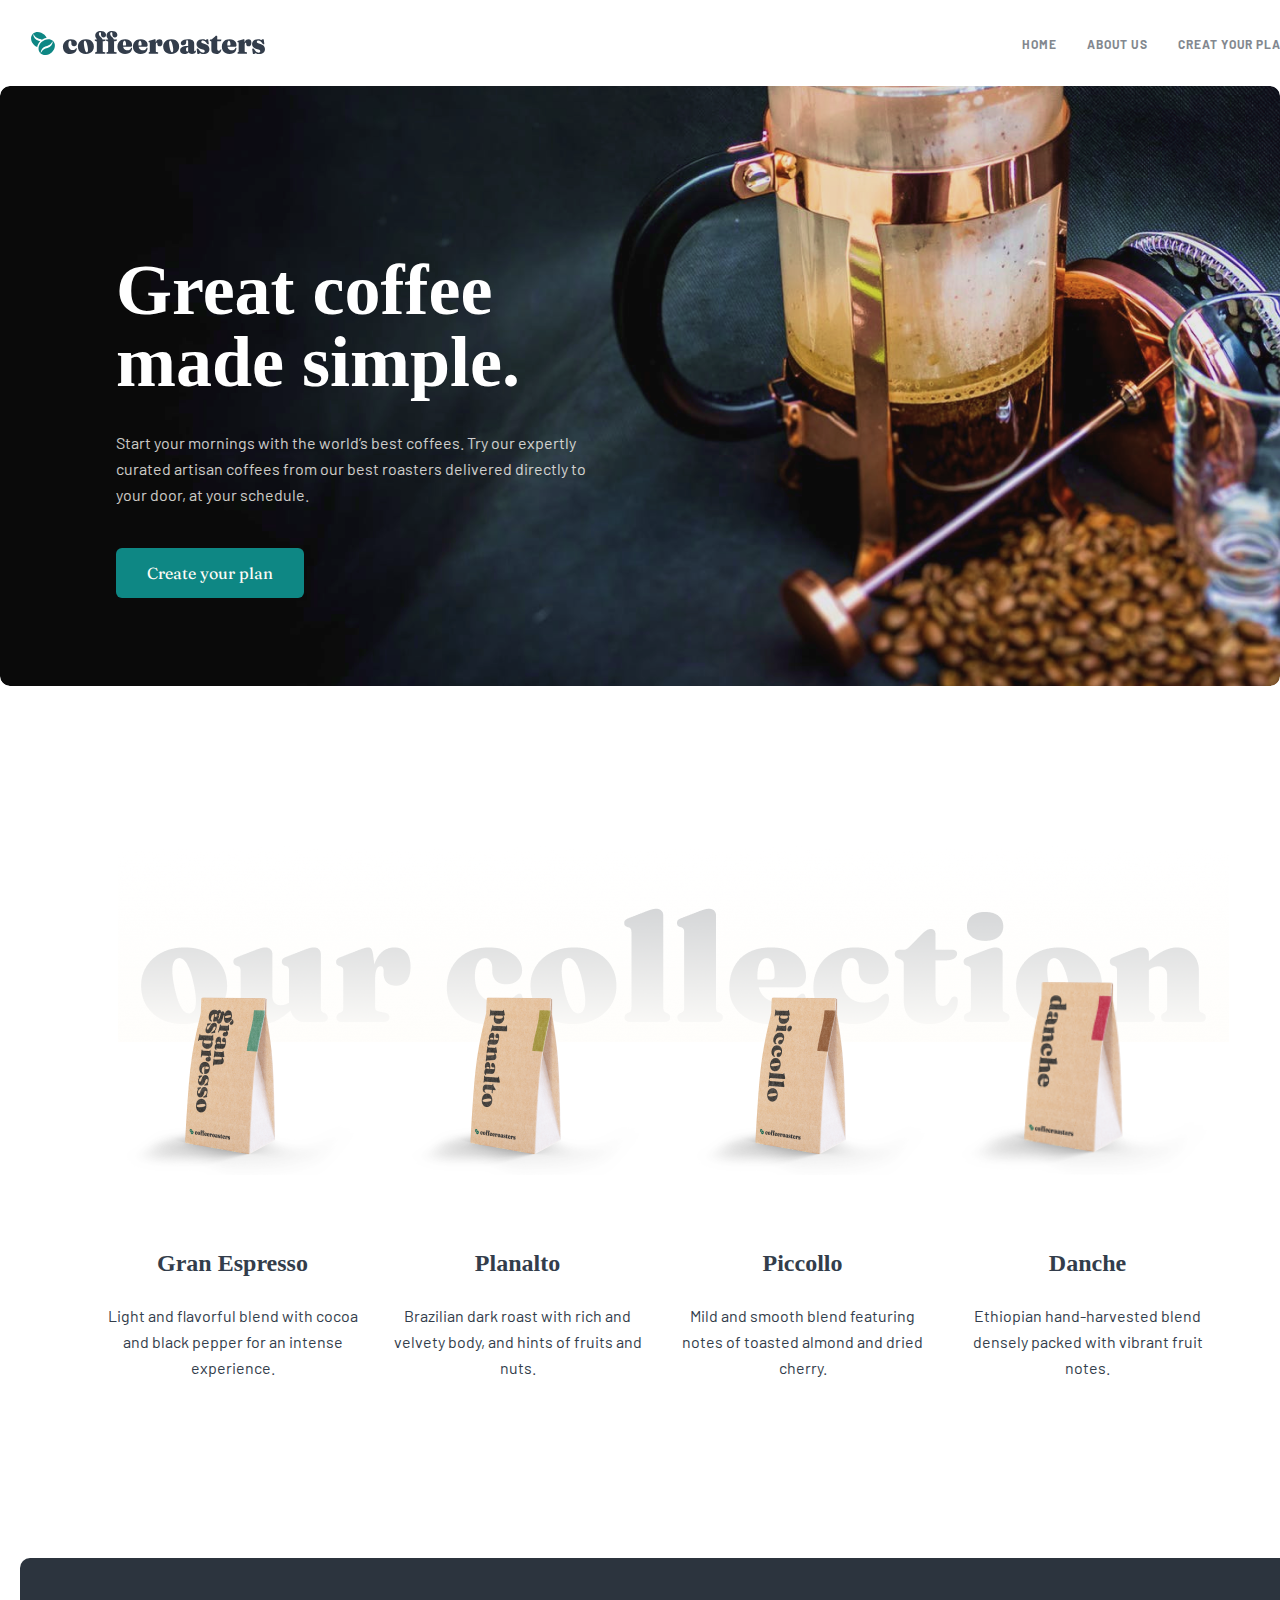
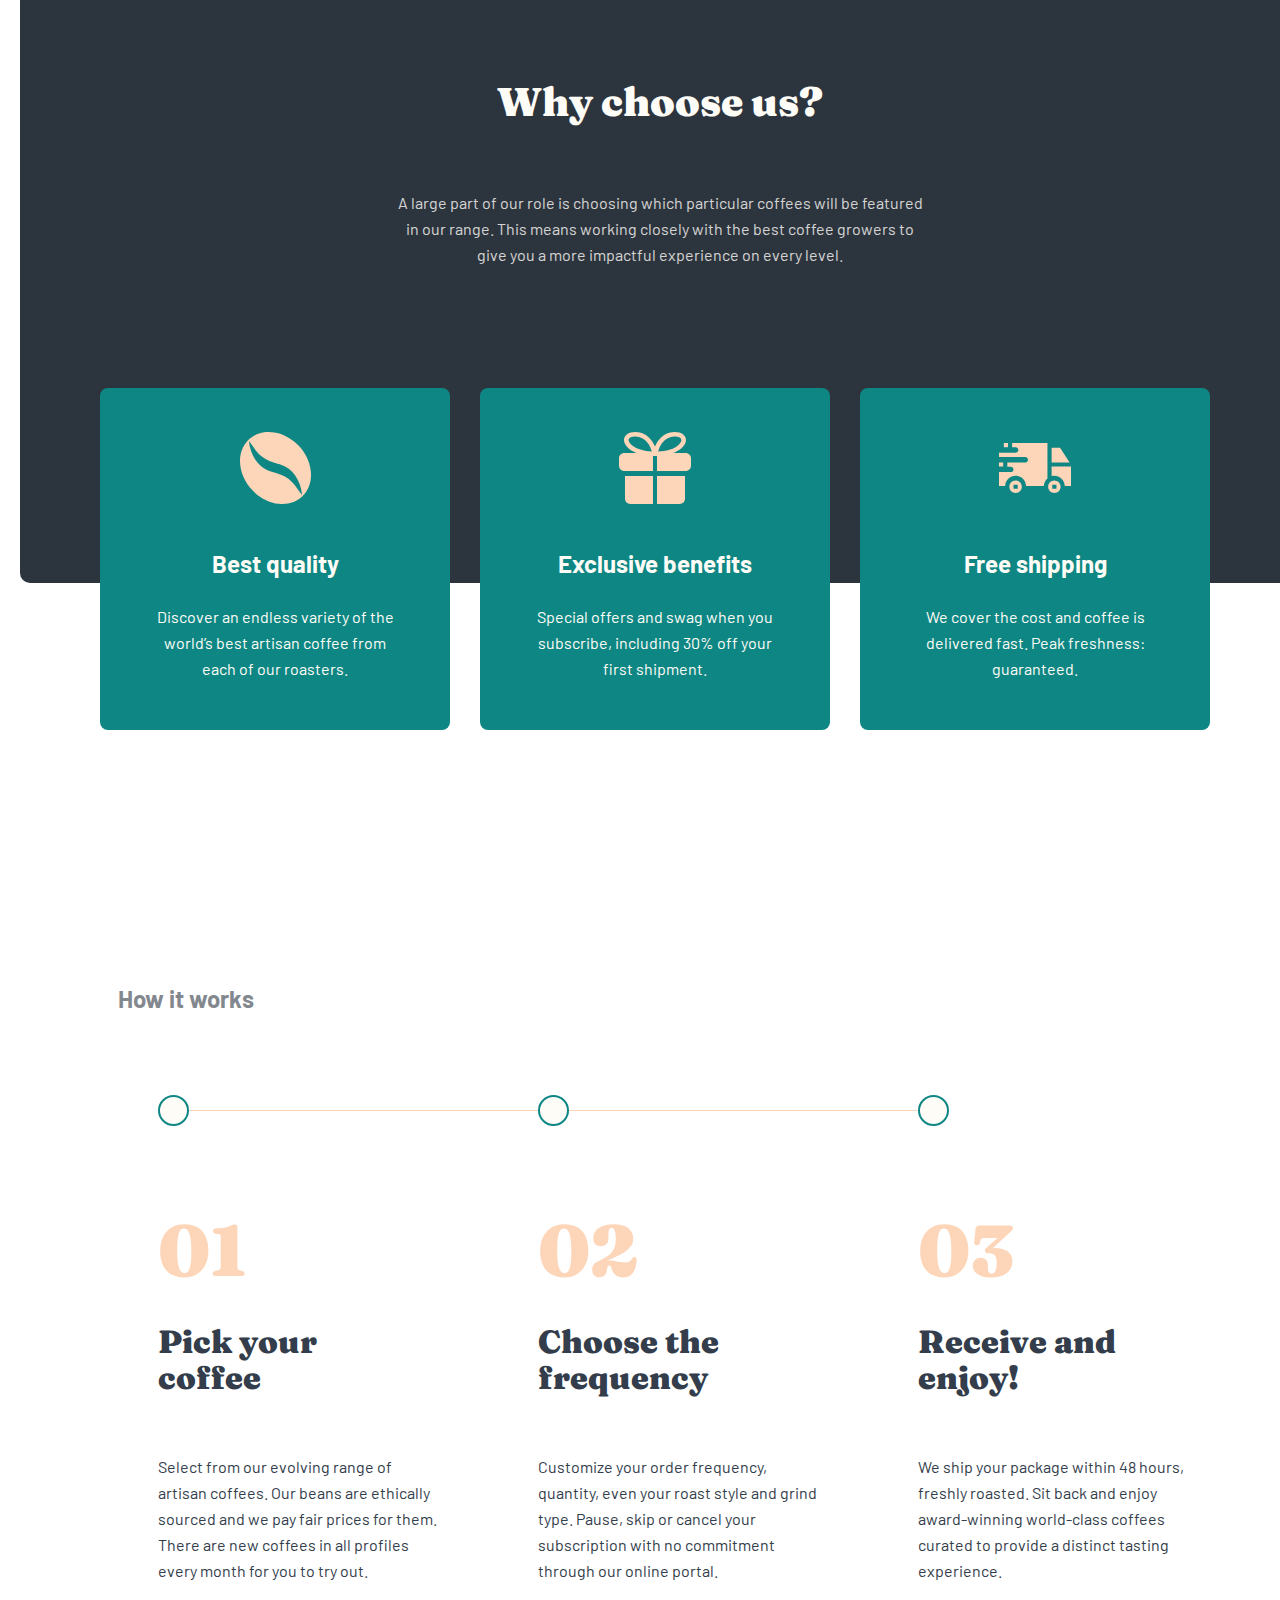
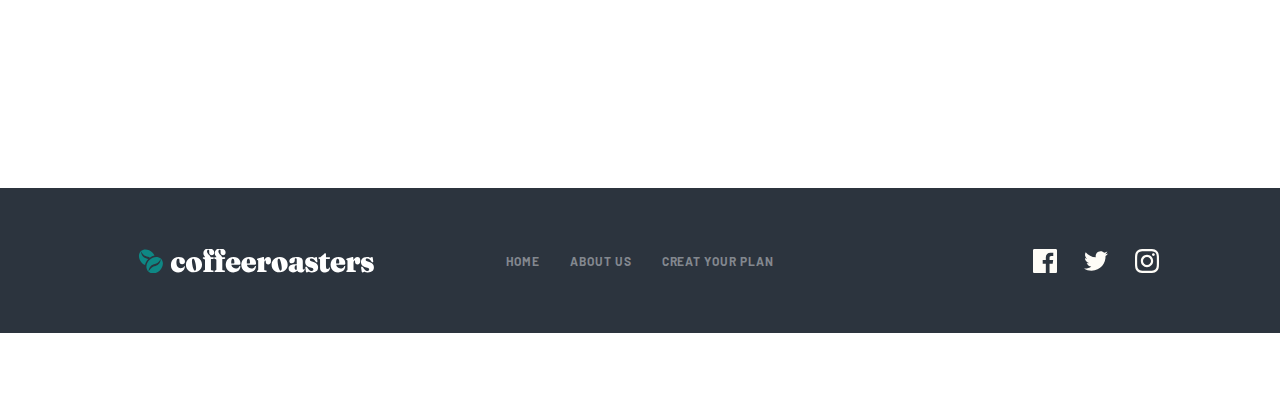
<file: index.html>
<!DOCTYPE html>
<html lang="en">
  <head>
    <meta charset="UTF-8" />
    <meta http-equiv="X-UA-Compatible" content="IE=edge" />
    <meta name="viewport" content="width=device-width, initial-scale=1.0" />
    <link rel="stylesheet" href="./css/main.min.css" />
    <title>Home</title>
  </head>
  <body>
    <header class="header">
      <div class="container">
        <a href="index.html">
          <img
            src="./img/coffe logo.svg"
            alt="logo of the coffeeroasters"
            width="236"
            height="26"
          />
        </a>
        <nav class="nav">
          <ul class="nav-list">
            <li class="nav-item">
              <a class="nav-link" href="index.html">Home</a>
            </li>
            <li class="nav-item">
              <a class="nav-link" href="about.html">About Us</a>
            </li>
            <li class="nav-item">
              <a class="nav-link" href="create.html">Creat your plan</a>
            </li>
          </ul>
        </nav>
      </div>
    </header>
    <!-- Hero -->
    <section class="hero">
      <div class="container">
        <h1 class="hero-title">Great coffee made simple.</h1>
        <p class="hero-text">
          Start your mornings with the world’s best coffees. Try our expertly
          curated artisan coffees from our best roasters delivered directly to
          your door, at your schedule.
        </p>
        <a class="hero-link btn" href="#">Create your plan</a>
      </div>
    </section>
    <!-- types -->
    <section class="types">
      <div class="second-container">
        <img
          class="types__img"
          src="./img/our img.png"
          alt="our back img"
          width="1111px"
        />
        <ul class="types__list">
          <li class="types__item">
            <img
              src="./img/coffee-1.png"
              alt="types section's logo"
              width="255"
              height="193px"
            />
            <h2 class="types-heading">Gran Espresso</h2>
            <p class="types_text">
              Light and flavorful blend with cocoa and black pepper for an
              intense experience.
            </p>
          </li>
          <li class="types__item">
            <img
              src="./img/coffee-2.png"
              alt="types section's logo"
              width="255"
              height="193px"
            />
            <h2 class="types-heading">Planalto</h2>
            <p class="types_text">
              Brazilian dark roast with rich and velvety body, and hints of
              fruits and nuts.
            </p>
          </li>
          <li class="types__item">
            <img
              src="./img/coffee-3.png"
              alt="types section's logo"
              width="255"
              height="193px"
            />
            <h2 class="types-heading">Piccollo</h2>
            <p class="types_text">
              Mild and smooth blend featuring notes of toasted almond and dried
              cherry.
            </p>
          </li>
          <li class="types__item">
            <img
              src="./img/coffee-4.png"
              alt="types section's logo"
              width="255"
              height="193px"
            />
            <h2 class="types-heading">Danche</h2>
            <p class="types_text">
              Ethiopian hand-harvested blend densely packed with vibrant fruit
              notes.
            </p>
          </li>
        </ul>
      </div>
    </section>
    <section class="choose">
      <div class="container">
        <div class="choose__top">
          <h3 class="choose__top__heading">Why choose us?</h3>
          <p class="choose__top__text">
            A large part of our role is choosing which particular coffees will
            be featured in our range. This means working closely with the best
            coffee growers to give you a more impactful experience on every
            level.
          </p>
        </div>
        <div class="choose__bottom">
          <div class="second-container">
            <ul class="choose__bottom__list">
              <li class="choose_bottom__item">
                <span class="top__img"></span>
                <h4 class="choose__bottom__heading">Best quality</h4>
                <p class="choose_bottom_text">
                  Discover an endless variety of the world’s best artisan coffee
                  from each of our roasters.
                </p>
              </li>
              <li class="choose_bottom__item">
                <span class="middle__img"></span>
                <h4 class="choose__bottom__heading">Exclusive benefits</h4>
                <p class="choose_bottom_text">
                  Special offers and swag when you subscribe, including 30% off
                  your first shipment.
                </p>
              </li>
              <li class="choose_bottom__item">
                <span class="bottom__img"></span>
                <h4 class="choose__bottom__heading">Free shipping</h4>
                <p class="choose_bottom_text">
                  We cover the cost and coffee is delivered fast. Peak
                  freshness: guaranteed.
                </p>
              </li>
            </ul>
          </div>
        </div>
      </div>
    </section>
    <section class="steps">
      <div class="second-container">
        <h3 class="step__heading">How it works</h3>
        <ol class="step">
          <li class="step-item">
            <h3 class="step__title">
              <span class="step__heading__count">01</span>
              <span class="step__heading__text"
                >Pick your <br />
                coffee</span
              >
              <p class="step__text">
                Select from our evolving range of artisan coffees. Our beans are
                ethically sourced and we pay fair prices for them. There are new
                coffees in all profiles every month for you to try out.
              </p>
            </h3>
          </li>
          <li class="step-item">
            <h3 class="step__title">
              <span class="step__heading__count">02</span>
              <span class="step__heading__text">Choose the frequency</span>
              <p class="step__text">
                Customize your order frequency, quantity, even your roast style
                and grind type. Pause, skip or cancel your subscription with no
                commitment through our online portal.
              </p>
            </h3>
          </li>
          <li class="step-item">
            <h3 class="step__title">
              <span class="step__heading__count">03</span>
              <span class="step__heading__text">Receive and enjoy!</span>
              <p class="step__text">
                We ship your package within 48 hours, freshly roasted. Sit back
                and enjoy award-winning world-class coffees curated to provide a
                distinct tasting experience.
              </p>
            </h3>
          </li>
        </ol>
      </div>
    </section>
    <footer class="footer">
      <div class="container">
        <div class="second-container">
          <div class="footer__inside">
            <a class="footer__logo__Image" href="#">
              <img
                src="./img/Group 5.svg"
                alt="footer logo coffee"
                width="236"
                height="24"
            /></a>
            <ul class="footer-list">
              <li class="nav-item">
                <a class="footer-link" href="index.html">Home</a>
              </li>
              <li class="nav-item">
                <a class="footer-link" href="about.html">About Us</a>
              </li>
              <li class="nav-item">
                <a class="footer-link" href="create.html">Creat your plan</a>
              </li>
            </ul>
          </div>
          <div class="footer__icons">
            <a href="#"><img src="./img/facebook.svg" alt="icon facebook" /></a>
            <a href="#"><img src="./img/twitter.svg" alt="icon twitter" /></a>
            <a href="#"
              ><img src="./img/instagram.svg" alt="icon instagram"
            /></a>
          </div>
        </div>
      </div>
    </footer>
  </body>
</html>
</file>
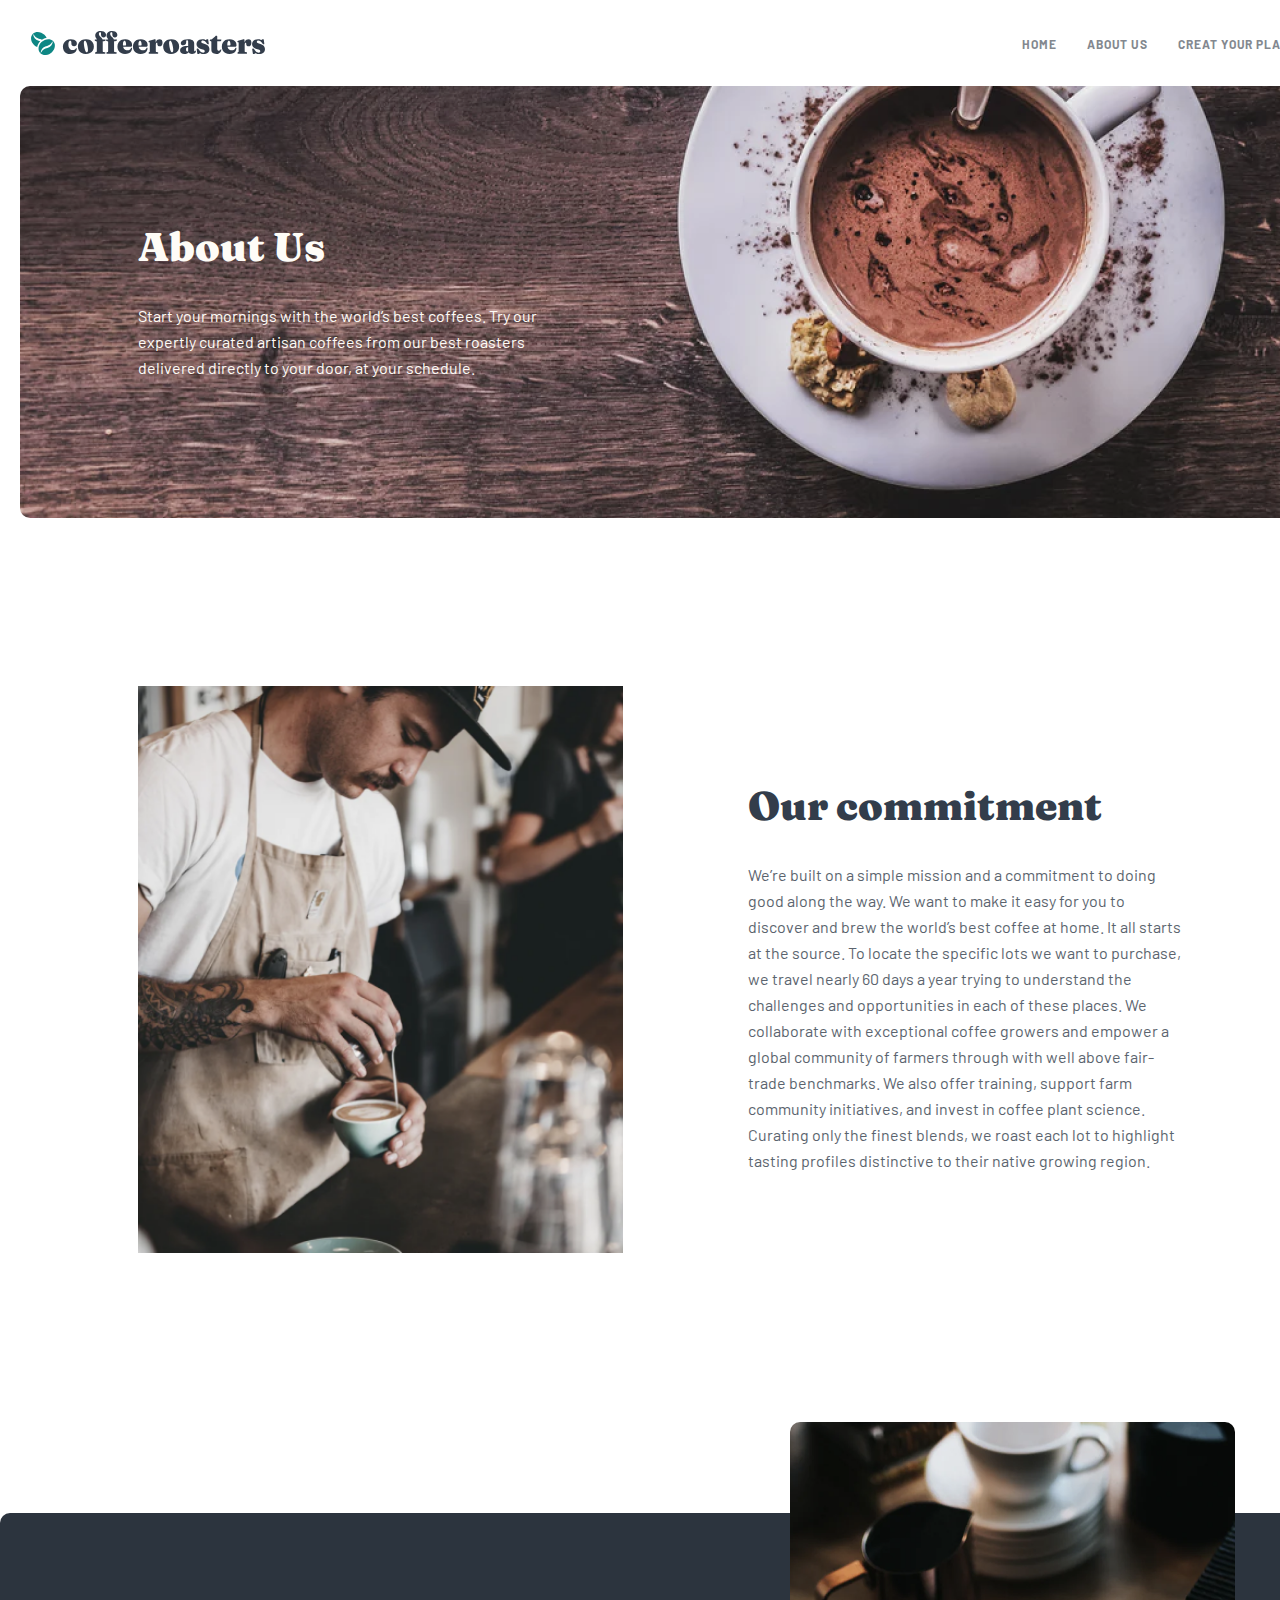
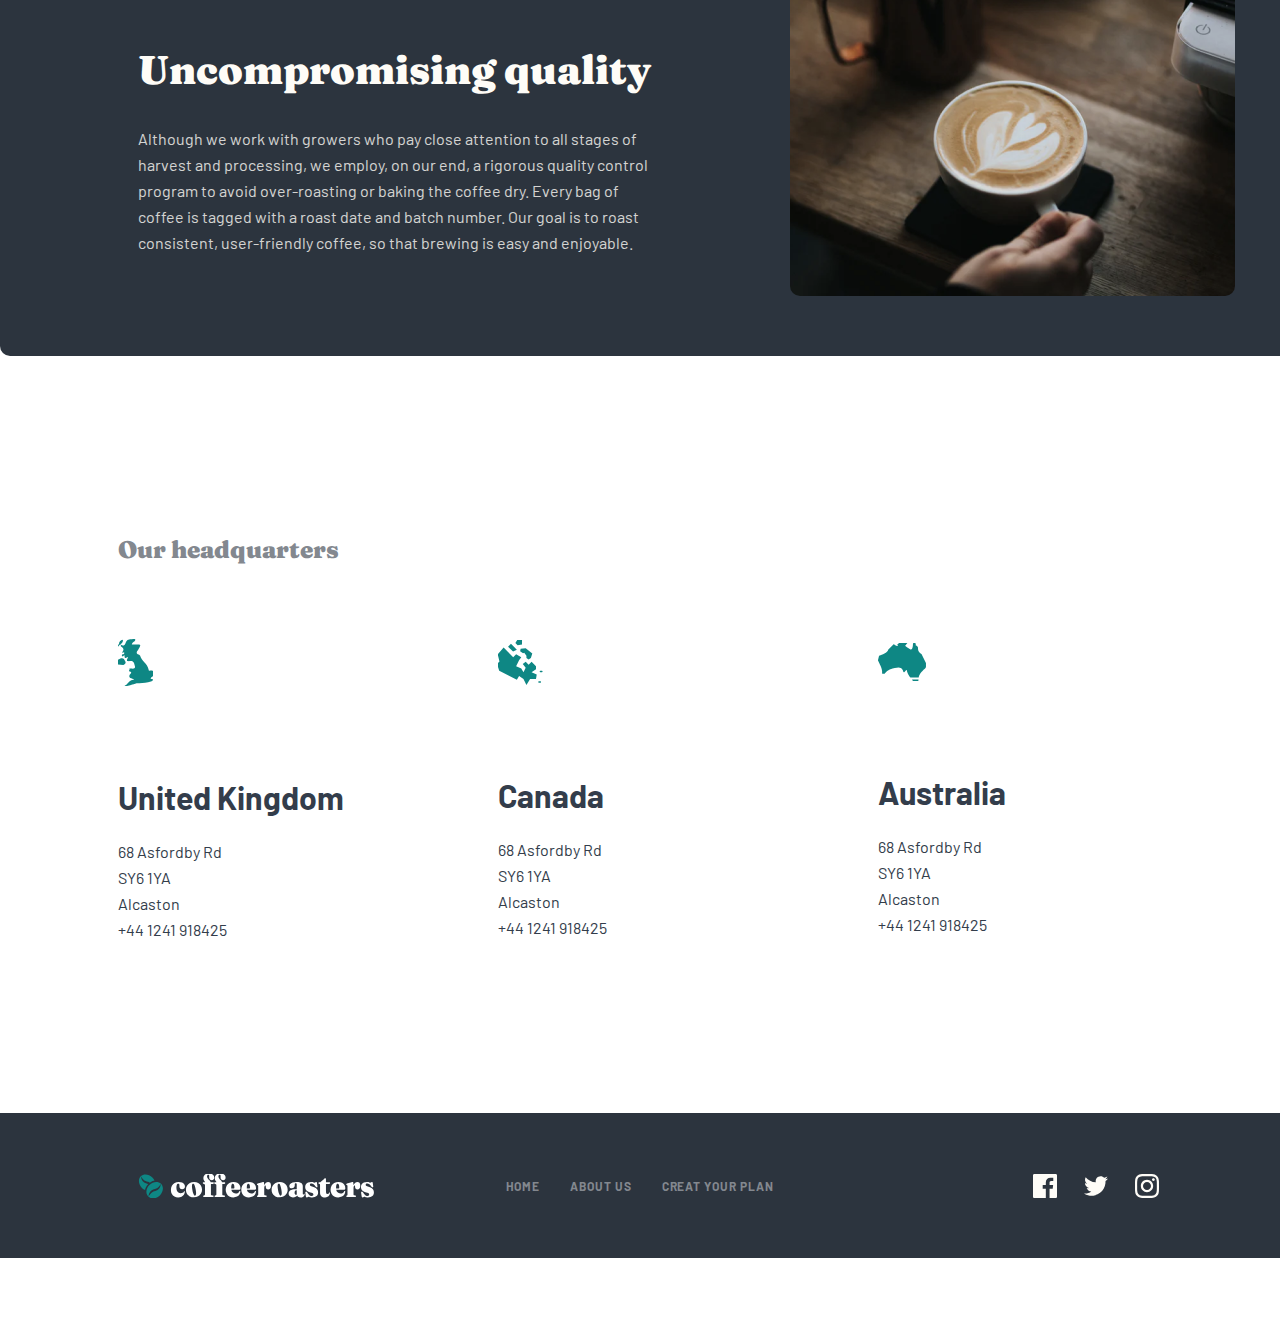
<file: about.html>
<!DOCTYPE html>
<html lang="en">
  <head>
    <meta charset="UTF-8" />
    <meta http-equiv="X-UA-Compatible" content="IE=edge" />
    <meta name="viewport" content="width=device-width, initial-scale=1.0" />
    <link rel="stylesheet" href="./css/main.min.css" />
    <title>About Us</title>
  </head>
  <body>
    <header class="header">
      <div class="container">
        <a href="index.html">
          <img
            src="./img/coffe logo.svg"
            alt="logo of the coffeeroasters"
            width="236"
            height="26"
          />
        </a>
        <nav class="nav">
          <ul class="nav-list">
            <li class="nav-item">
              <a class="nav-link" href="index.html">Home</a>
            </li>
            <li class="nav-item">
              <a class="nav-link" href="about.html">About Us</a>
            </li>
            <li class="nav-item">
              <a class="nav-link" href="create.html">Creat your plan</a>
            </li>
          </ul>
        </nav>
      </div>
    </header>
    <section class="hero__about">
      <div class="container">
        <div class="hero__container__back">
          <div class="second-container">
            <h1 class="hero__about-title">About Us</h1>
            <p class="hero__about-text">
              Start your mornings with the world’s best coffees. Try our expertly
              curated artisan coffees from our best roasters delivered directly to
              your door, at your schedule.
            </p>
          </div>
        </div>
      </div>
    </section>
    <section class="commitment">
      <div class="container">
        <div class="second-container">
          <div>
            <img
              class="commitment__img"
              src="./img/working boy.png"
              alt="working boy"
            />
          </div>
          <div class="commitment_info">
            <h2 class="commitment__title">Our commitment</h2>
            <p class="commitment__text">
              We’re built on a simple mission and a commitment to doing good
              along the way. We want to make it easy for you to discover and
              brew the world’s best coffee at home. It all starts at the source.
              To locate the specific lots we want to purchase, we travel nearly
              60 days a year trying to understand the challenges and
              opportunities in each of these places. We collaborate with
              exceptional coffee growers and empower a global community of
              farmers through with well above fair-trade benchmarks. We also
              offer training, support farm community initiatives, and invest in
              coffee plant science. Curating only the finest blends, we roast
              each lot to highlight tasting profiles distinctive to their native
              growing region.
            </p>
          </div>
        </div>
      </div>
    </section>
    <section class="quality">
      <div class="container">
        <div class="second-container">
          <div>
            <h2 class="quality__title">Uncompromising quality</h2>
            <p class="quality__text">
              Although we work with growers who pay close attention to all
              stages of harvest and processing, we employ, on our end, a
              rigorous quality control program to avoid over-roasting or baking
              the coffee dry. Every bag of coffee is tagged with a roast date
              and batch number. Our goal is to roast consistent, user-friendly
              coffee, so that brewing is easy and enjoyable.
            </p>
          </div>
          <div>
            <img
              class="quality__img"
              src="./img/quality section,s img.png"
              alt="quality__img"
            />
          </div>
        </div>
      </div>
    </section>
    <section class="card">
      <div class="second-container">
        <h3 class="card__title">Our headquarters</h3>
        <ul class="card__list">
          <li class="card__item">
            <img
              class="card__img"
              src="./img/united kingdom icon.svg"
              alt="united kingdom icon"
              width="35"
              height="49"
            />
            <h4 class="card-inside__heading">United Kingdom</h4>
            <a class="card__link" href="#"> 68 Asfordby Rd</a>
            <a class="card__link" href="#"> SY6 1YA</a>
            <a class="card__link" href="#">Alcaston</a>
            <a class="card__link" href="tel:+44 1241 918425">+44 1241 918425</a>
          </li>
          <li class="card__item">
            <img
              class="card__img"
              src="./img/canada icon.svg"
              alt="canada kingdom icon"
              width="45"
              height="45"
            />
            <h4 class="card-inside__heading">Canada</h4>
            <a class="card__link" href="#"> 68 Asfordby Rd</a>
            <a class="card__link" href="#"> SY6 1YA</a>
            <a class="card__link" href="#">Alcaston</a>
            <a class="card__link" href="tel:+44 1241 918425">+44 1241 918425</a>
          </li>
          <li class="card__item">
            <img
              class="card__img"
              src="./img/australia icon.svg"
              alt="australia kingdom icon"
              width="48"
              height="38"
            />
            <h4 class="card-inside__heading">Australia</h4>
            <a class="card__link" href="#"> 68 Asfordby Rd</a>
            <a class="card__link" href="#"> SY6 1YA</a>
            <a class="card__link" href="#">Alcaston</a>
            <a class="card__link" href="tel:+44 1241 918425">+44 1241 918425</a>
          </li>
        </ul>
      </div>
    </section>
    <footer class="footer">
      <div class="container">
        <div class="second-container">
          <div class="footer__inside">
            <a class="footer__logo__Image" href="#">
              <img
                src="./img/Group 5.svg"
                alt="footer logo coffee"
                width="236"
                height="24"
            /></a>
            <ul class="footer-list">
              <li class="nav-item">
                <a class="footer-link" href="index.html">Home</a>
              </li>
              <li class="nav-item">
                <a class="footer-link" href="about.html">About Us</a>
              </li>
              <li class="nav-item">
                <a class="footer-link" href="create.html">Creat your plan</a>
              </li>
            </ul>
          </div>
          <div class="footer__icons">
            <a href="#"><img src="./img/facebook.svg" alt="icon facebook" /></a>
            <a href="#"><img src="./img/twitter.svg" alt="icon twitter" /></a>
            <a href="#"
              ><img src="./img/instagram.svg" alt="icon instagram"
            /></a>
          </div>
        </div>
      </div>
    </footer>
  </body>
</html>
</file>
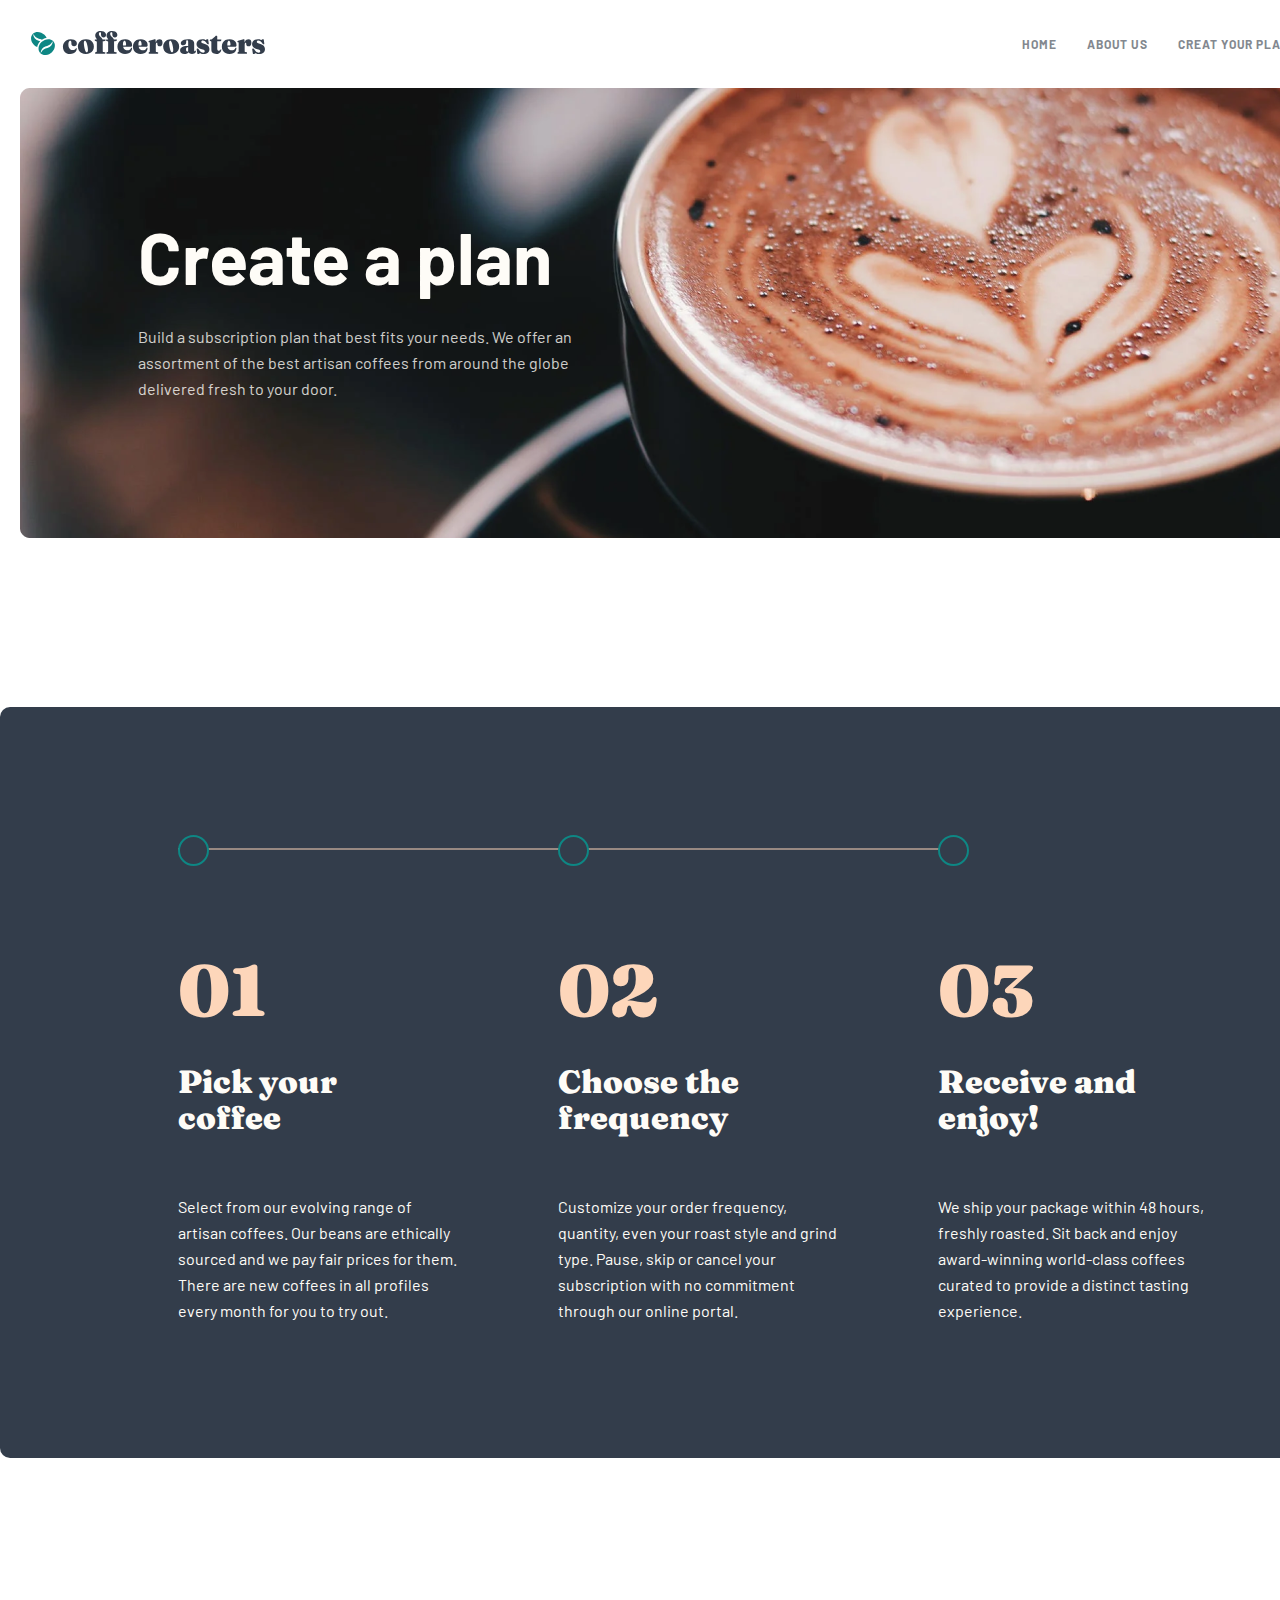
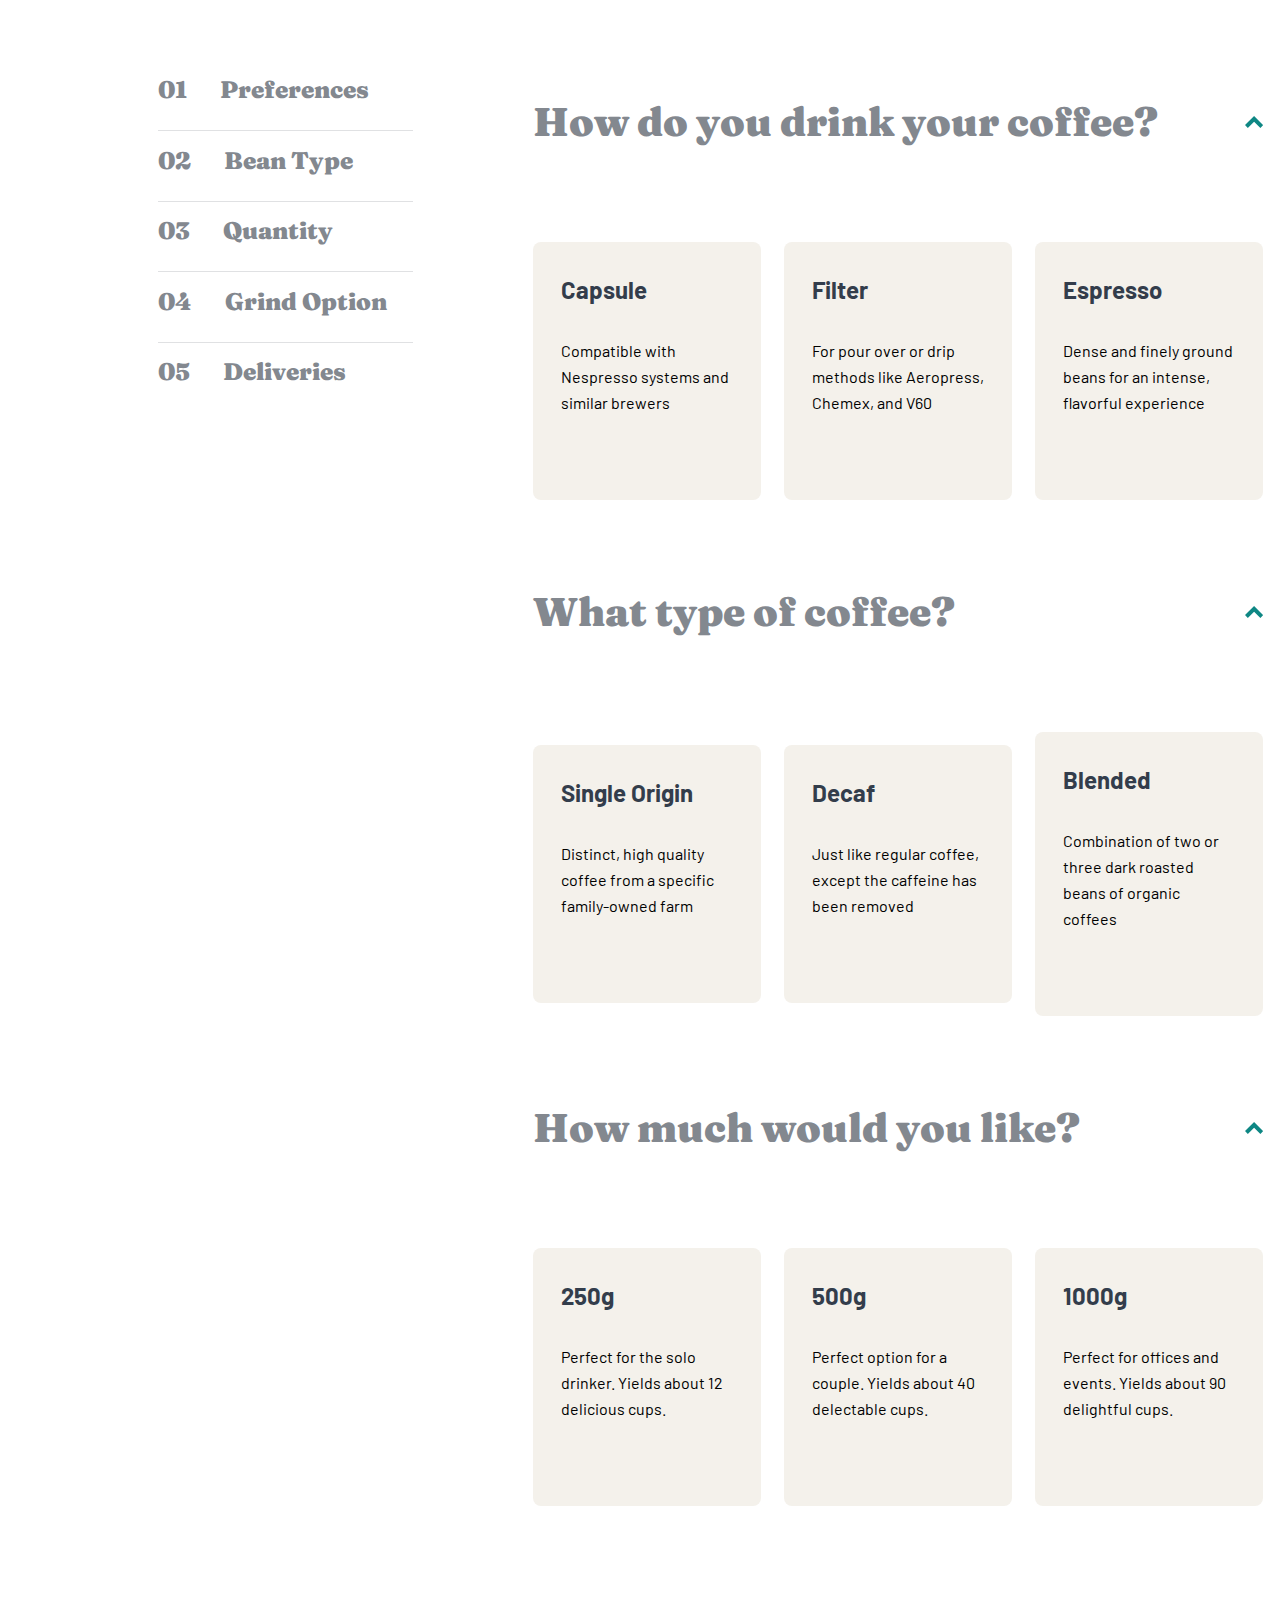
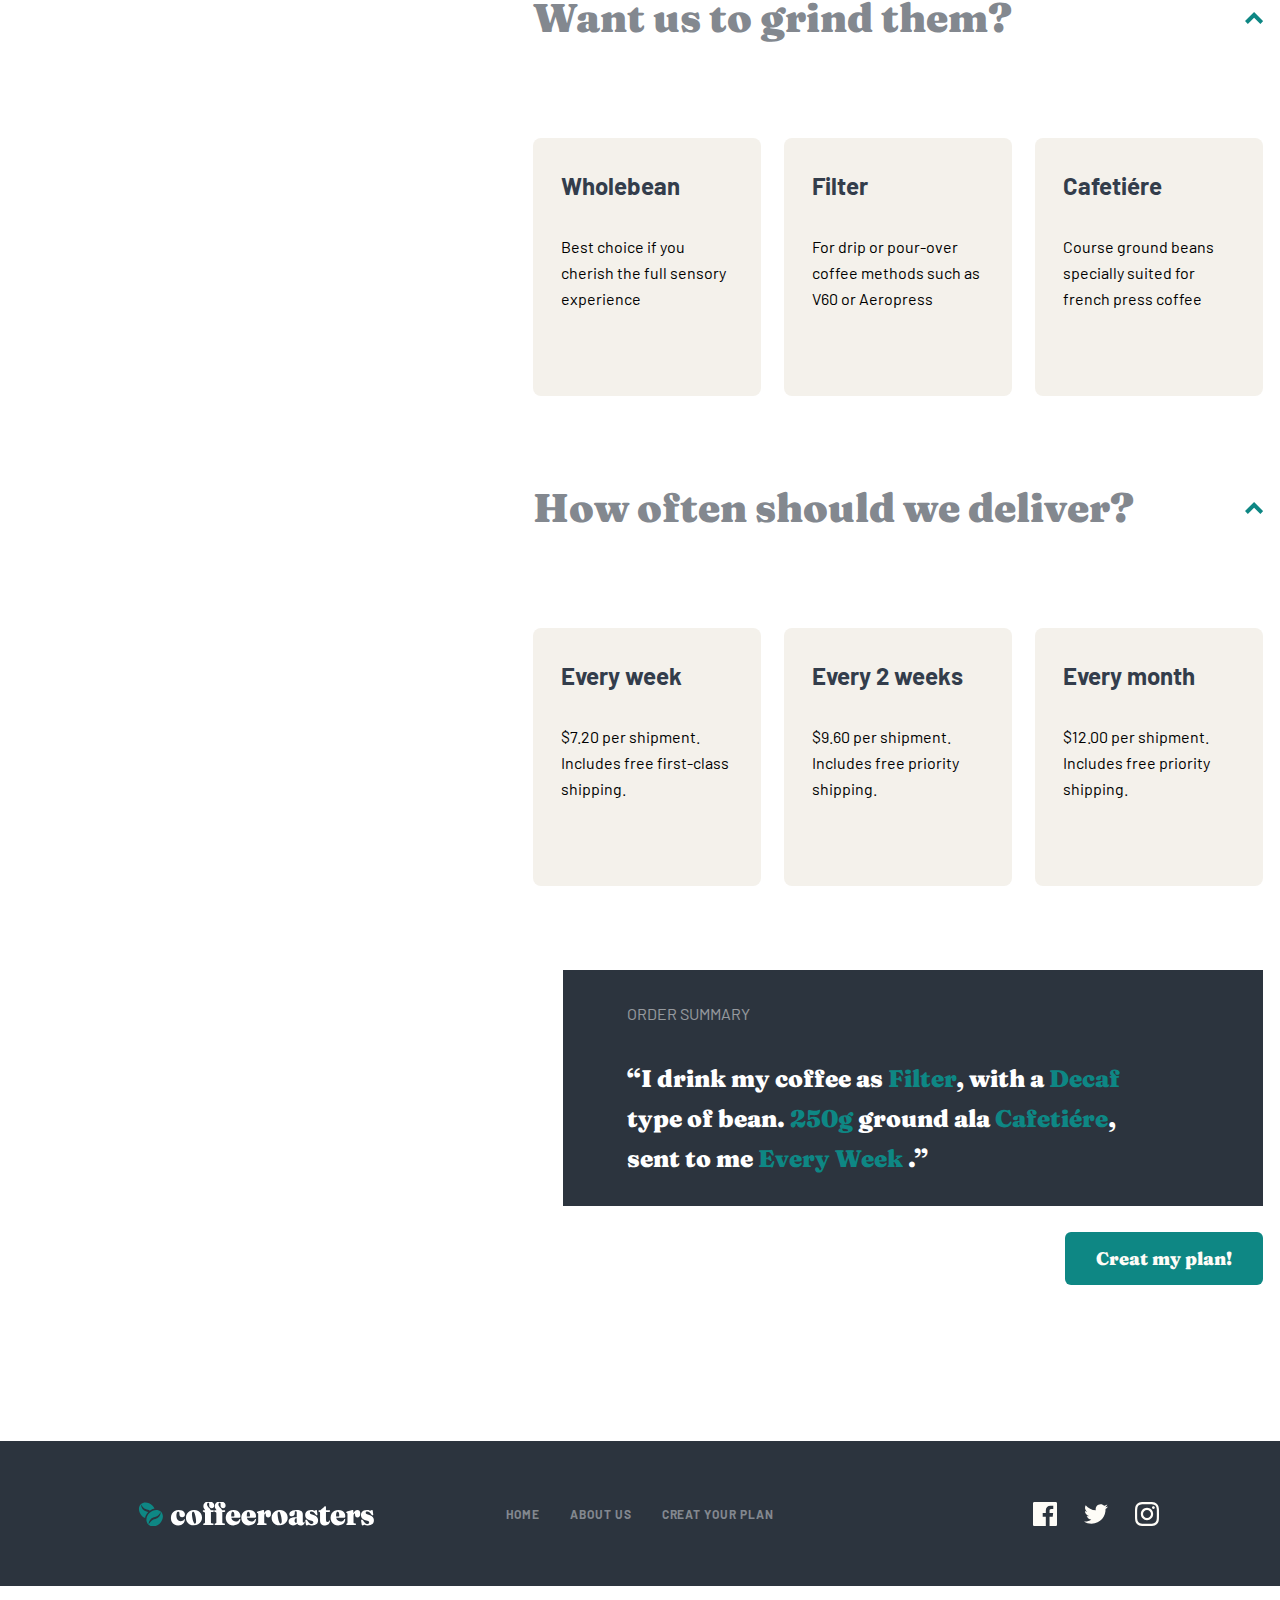
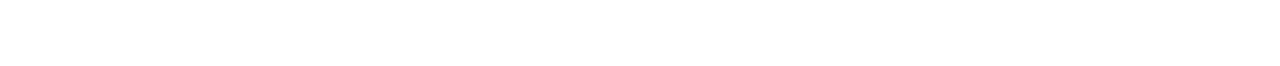
<file: create.html>
<!DOCTYPE html>
<html lang="en">
  <head>
    <meta charset="UTF-8" />
    <meta http-equiv="X-UA-Compatible" content="IE=edge" />
    <meta name="viewport" content="width=device-width, initial-scale=1.0" />
    <link rel="stylesheet" href="./css/main.min.css" />
    <title>Create</title>
  </head>
  <body>
    <header class="header">
      <div class="container">
        <a href="index.html">
          <img
            src="./img/coffe logo.svg"
            alt="logo of the coffeeroasters"
            width="236"
            height="26"
          />
        </a>
        <nav class="nav">
          <ul class="nav-list">
            <li class="nav-item">
              <a class="nav-link" href="index.html">Home</a>
            </li>
            <li class="nav-item">
              <a class="nav-link" href="about.html">About Us</a>
            </li>
            <li class="nav-item">
              <a class="nav-link" href="create.html">Creat your plan</a>
            </li>
          </ul>
        </nav>
      </div>
    </header>
    <!-- Create-Hero -->
    <section class="create__hero">
      <div class="container">
        <div class="second-container">
          <h1 class="create-title">Create a plan</h1>
          <p class="create-text">
            Build a subscription plan that best fits your needs. We offer an
            assortment of the best artisan coffees from around the globe
            delivered fresh to your door.
          </p>
        </div>
      </div>
    </section>
    <section class="create__steps">
      <div class="container">
        <div class="second-container">
          <ol class="create__step">
            <li class="step-item step-item-before">
              <h3 class="step__title">
                <span class="step__heading__count">01</span>
                <span class="create__heading__text"
                  >Pick your <br />
                  coffee</span
                >
                <p class="create__text">
                  Select from our evolving range of artisan coffees. Our beans
                  are ethically sourced and we pay fair prices for them. There
                  are new coffees in all profiles every month for you to try
                  out.
                </p>
              </h3>
            </li>
            <li class="step-item step-item-before">
              <h3 class="step__title">
                <span class="step__heading__count">02</span>
                <span class="create__heading__text">Choose the frequency</span>
                <p class="create__text">
                  Customize your order frequency, quantity, even your roast
                  style and grind type. Pause, skip or cancel your subscription
                  with no commitment through our online portal.
                </p>
              </h3>
            </li>
            <li class="step-item step-item-before">
              <h3 class="step__title">
                <span class="step__heading__count">03</span>
                <span class="create__heading__text">Receive and enjoy!</span>
                <p class="create__text">
                  We ship your package within 48 hours, freshly roasted. Sit
                  back and enjoy award-winning world-class coffees curated to
                  provide a distinct tasting experience.
                </p>
              </h3>
            </li>
          </ol>
        </div>
      </div>
    </section>
    <section class="radio">
      <div class="second-container">
        <div>
          <ol class="left__radio">
            <li class="left__radio__item">
              <a href="#capsule" class="left__radio__link">
                <span class="radio__number ">01</span>
                <span class="radio__text">Preferences</span>
                <span class="radio__line"></span>
              </a>
            </li>
            <li class="left__radio__item">
              <a href="#single" class="left__radio__link">
                <span class="radio__number">02</span>
                <span class="radio__text">Bean Type</span>
                <span class="radio__line"></span>
              </a>
            </li>
            <li class="left__radio__item">
              <a href="#gram" class="left__radio__link">
                <span class="radio__number">03</span>
                <span class="radio__text">Quantity</span>
                <span class="radio__line"></span>
              </a>
            </li>
            <li class="left__radio__item">
              <a href="#whole" class="left__radio__link">
                <span class="radio__number">04</span>
                <span class="radio__text">Grind Option</span>
                <span class="radio__line"></span>
              </a>
            </li>
            <li class="left__radio__item">
              <a href="#every" class="left__radio__link">
                <span class="radio__number">05</span>
                <span class="radio__text">Deliveries</span>
               
              </a>
            </li>
          </ol>
        </div>
        <div>
          <div class="radio__right">
            <h3 class="radio__right__title" id="capsule">
              How do you drink your coffee?
            </h3>
            <div class="radio__right__first ">
              <div class="radio_labels ">
                <label>
                  <input
                    class="input visually-hidden"
                    type="radio"
                    name="camsule"
                    value="puoug"
                    required
                  />
                  <div class="capsule-item">
                    <h4 class="capsule__item__title">Capsule</h4>
                    <p class="capsule__item__text">
                      Compatible with Nespresso systems and similar brewers
                    </p>
                  </div>
                </label>
              </div>
              <div class="radio_labels ">
                <label>
                  <input
                    class="input visually-hidden"
                    type="radio"
                    name="camsule"
                    value="lhvli"
                    required
                  />
                  <div class="capsule-item">
                    <h4 class="capsule__item__title">Filter</h4>
                    <p class="capsule__item__text">
                      For pour over or drip methods like Aeropress, Chemex, and
                      V60
                    </p>
                  </div>
                </label>
              </div>
              <div class="radio_labels">
                <label>
                  <input
                    class="input visually-hidden"
                    type="radio"
                    name="camsule"
                    value="fgh"
                    required
                  />
                  <div class="capsule-item">
                    <h4 class="capsule__item__title">Espresso</h4>
                    <p class="capsule__item__text">
                      Dense and finely ground beans for an intense, flavorful
                      experience
                    </p>
                  </div>
                </label>
              </div>
            </div>
          </div>
          <div class="radio__right">
            <h3 class="radio__right__title second__title" id="single">
              What type of coffee?
            </h3>
            <div class="radio__right__first">
              <div class="radio_labels">
                <label>
                  <input
                    class="input visually-hidden"
                    type="radio"
                    name="camsule"
                  />
                  <div class="capsule-item">
                    <h4 class="capsule__item__title">Single Origin</h4>
                    <p class="capsule__item__text">
                      Distinct, high quality coffee from a specific family-owned
                      farm
                    </p>
                  </div>
                </label>
              </div>
              <div class="radio_labels">
                <label>
                  <input
                    class="input visually-hidden"
                    type="radio"
                    name="camsule"
                  />
                  <div class="capsule-item">
                    <h4 class="capsule__item__title">Decaf</h4>
                    <p class="capsule__item__text">
                      Just like regular coffee, except the caffeine has been
                      removed
                    </p>
                  </div>
                </label>
              </div>
              <div class="radio_labels">
                <label>
                  <input
                    class="input visually-hidden"
                    type="radio"
                    name="camsule"
                  />
                  <div class="capsule-item">
                    <h4 class="capsule__item__title">Blended</h4>
                    <p class="capsule__item__text">
                      Combination of two or three dark roasted beans of organic
                      coffees
                    </p>
                  </div>
                </label>
              </div>
            </div>
          </div>
          <div class="radio__right">
            <h3 class="radio__right__title second__title" id="gram">
              How much would you like?
            </h3>
            <div class="radio__right__first">
              <div class="radio_labels">
                <label>
                  <input
                    class="input visually-hidden"
                    type="radio"
                    name="camsule"
                  />
                  <div class="capsule-item">
                    <h4 class="capsule__item__title">250g</h4>
                    <p class="capsule__item__text">
                      Perfect for the solo drinker. Yields about 12 delicious
                      cups.
                    </p>
                  </div>
                </label>
              </div>
              <div class="radio_labels">
                <label>
                  <input
                    class="input visually-hidden"
                    type="radio"
                    name="camsule"
                  />
                  <div class="capsule-item">
                    <h4 class="capsule__item__title">500g</h4>
                    <p class="capsule__item__text">
                      Perfect option for a couple. Yields about 40 delectable
                      cups.
                    </p>
                  </div>
                </label>
              </div>
              <div class="radio_labels">
                <label>
                  <input
                    class="input visually-hidden"
                    type="radio"
                    name="camsule"
                  />
                  <div class="capsule-item">
                    <h4 class="capsule__item__title">1000g</h4>
                    <p class="capsule__item__text">
                      Perfect for offices and events. Yields about 90 delightful
                      cups.
                    </p>
                  </div>
                </label>
              </div>
            </div>
          </div>
          <div class="radio__right">
            <h3 class="radio__right__title second__title" id="whole">
              Want us to grind them?
            </h3>
            <div class="radio__right__first">
              <div class="radio_labels">
                <label>
                  <input
                    class="input visually-hidden"
                    type="radio"
                    name="camsule"
                  />
                  <div class="capsule-item">
                    <h4 class="capsule__item__title">Wholebean</h4>
                    <p class="capsule__item__text">
                      Best choice if you cherish the full sensory experience
                    </p>
                  </div>
                </label>
              </div>
              <div class="radio_labels">
                <label>
                  <input
                    class="input visually-hidden"
                    type="radio"
                    name="camsule"
                  />
                  <div class="capsule-item">
                    <h4 class="capsule__item__title">Filter</h4>
                    <p class="capsule__item__text">
                      For drip or pour-over coffee methods such as V60 or
                      Aeropress
                    </p>
                  </div>
                </label>
              </div>
              <div class="radio_labels">
                <label>
                  <input
                    class="input visually-hidden"
                    type="radio"
                    name="camsule"
                  />
                  <div class="capsule-item">
                    <h4 class="capsule__item__title">Cafetiére</h4>
                    <p class="capsule__item__text">
                      Course ground beans specially suited for french press
                      coffee
                    </p>
                  </div>
                </label>
              </div>
            </div>
          </div>
          <div class="radio__right">
            <h3 class="radio__right__title second__title" id="every">
              How often should we deliver?
            </h3>
            <div class="radio__right__first">
              <div class="radio_labels">
                <label>
                  <input
                    class="input visually-hidden"
                    type="radio"
                    name="camsule"
                  />
                  <div class="capsule-item">
                    <h4 class="capsule__item__title">Every week</h4>
                    <p class="capsule__item__text">
                      $7.20 per shipment. Includes free first-class shipping.
                    </p>
                  </div>
                </label>
              </div>
              <div class="radio_labels">
                <label>
                  <input
                    class="input visually-hidden"
                    type="radio"
                    name="camsule"
                  />
                  <div class="capsule-item">
                    <h4 class="capsule__item__title">Every 2 weeks</h4>
                    <p class="capsule__item__text">
                      $9.60 per shipment. Includes free priority shipping.
                    </p>
                  </div>
                </label>
              </div>
              <div class="radio_labels">
                <label>
                  <input
                    class="input visually-hidden"
                    type="radio"
                    name="camsule"
                  />
                  <div class="capsule-item">
                    <h4 class="capsule__item__title">Every month</h4>
                    <p class="capsule__item__text">
                      $12.00 per shipment. Includes free priority shipping.
                    </p>
                  </div>
                </label>
              </div>
            </div>
          </div>
          <div class="radio__footer">
            <h4 class="radio__footer__title">Order Summary</h4>
            <p class="radio__footer__text">
              “I drink my coffee as <span class="color-aqua">Filter</span>, with
              a <span class="color-aqua">Decaf</span> type of bean.
              <span class="color-aqua">250g</span> ground ala
              <span class="color-aqua">Cafetiére</span>, sent to me
              <span class="color-aqua">Every Week</span> .”
              
            </p>
            
          </div>
          <a class="radio-link btn" href="create.html">Creat my plan!</a>
        </div>
      </div>
    </section>
    <footer class="footer">
      <div class="container">
        <div class="second-container">
          <div class="footer__inside">
            <a class="footer__logo__Image" href="#">
              <img
                src="./img/Group 5.svg"
                alt="footer logo coffee"
                width="236"
                height="24"
            /></a>
            <ul class="footer-list">
              <li class="nav-item">
                <a class="footer-link" href="index.html">Home</a>
              </li>
              <li class="nav-item">
                <a class="footer-link" href="about.html">About Us</a>
              </li>
              <li class="nav-item">
                <a class="footer-link" href="create.html">Creat your plan</a>
              </li>
            </ul>
          </div>
          <div class="footer__icons">
            <a href="#"><img src="./img/facebook.svg" alt="icon facebook" /></a>
            <a href="#"><img src="./img/twitter.svg" alt="icon twitter" /></a>
            <a href="#"
              ><img src="./img/instagram.svg" alt="icon instagram"
            /></a>
          </div>
        </div>
      </div>
    </footer>
  </body>
</html>
</file>
<file: css/main.min.css>
/*! normalize.css v8.0.1 | MIT License | github.com/necolas/normalize.css */html{line-height:1.15;-webkit-text-size-adjust:100%}body{margin:0}main{display:block}h1{font-size:2em;margin:0.67em 0}hr{-webkit-box-sizing:content-box;box-sizing:content-box;height:0;overflow:visible}pre{font-family:monospace, monospace;font-size:1em}a{background-color:transparent}abbr[title]{border-bottom:none;text-decoration:underline;-webkit-text-decoration:underline dotted;text-decoration:underline dotted}b,strong{font-weight:bolder}code,kbd,samp{font-family:monospace, monospace;font-size:1em}small{font-size:80%}sub,sup{font-size:75%;line-height:0;position:relative;vertical-align:baseline}sub{bottom:-0.25em}sup{top:-0.5em}img{border-style:none}button,input,optgroup,select,textarea{font-family:inherit;font-size:100%;line-height:1.15;margin:0}button,input{overflow:visible}button,select{text-transform:none}button,[type="button"],[type="reset"],[type="submit"]{-webkit-appearance:button}button::-moz-focus-inner,[type="button"]::-moz-focus-inner,[type="reset"]::-moz-focus-inner,[type="submit"]::-moz-focus-inner{border-style:none;padding:0}button:-moz-focusring,[type="button"]:-moz-focusring,[type="reset"]:-moz-focusring,[type="submit"]:-moz-focusring{outline:1px dotted ButtonText}fieldset{padding:0.35em 0.75em 0.625em}legend{-webkit-box-sizing:border-box;box-sizing:border-box;color:inherit;display:table;max-width:100%;padding:0;white-space:normal}progress{vertical-align:baseline}textarea{overflow:auto}[type="checkbox"],[type="radio"]{-webkit-box-sizing:border-box;box-sizing:border-box;padding:0}[type="number"]::-webkit-inner-spin-button,[type="number"]::-webkit-outer-spin-button{height:auto}[type="search"]{-webkit-appearance:textfield;outline-offset:-2px}[type="search"]::-webkit-search-decoration{-webkit-appearance:none}::-webkit-file-upload-button{-webkit-appearance:button;font:inherit}details{display:block}summary{display:list-item}template{display:none}[hidden]{display:none}*{-webkit-box-sizing:border-box;box-sizing:border-box;scroll-behavior:smooth}body{margin:0;padding:0;font-family:"Barlow"}.container{width:1320px;padding:0 20px;margin:0 auto}.second-container{width:1045px;margin:0 auto}img{vertical-align:middle;-o-object-fit:cover;object-fit:cover}.btn{font-family:"Fraunces";width:220px;padding:15px 31px;background-color:#0E8784;color:#FEFCF7;border-radius:6px;border:none;text-decoration:none;-webkit-transition:background-color 0.2s ease;transition:background-color 0.2s ease}.btn:hover{background:#66D2CF}.btn:active{background:#E2DEDB}.visually-hidden{clip:rect(0 0 0 0);-webkit-clip-path:inset(50%);clip-path:inset(50%);height:1px;overflow:hidden;position:absolute;white-space:nowrap;width:1px}@font-face{font-family:'Barlow';font-style:normal;font-weight:400;src:local(""),url("../fonts/barlow-v5-latin-regular.woff2") format("woff2"),url("../fonts/barlow-v5-latin-regular.woff") format("woff")}@font-face{font-family:'Barlow';font-style:normal;font-weight:700;src:local(""),url("../fonts/barlow-v5-latin-700.woff2") format("woff2"),url("../fonts/barlow-v5-latin-700.woff") format("woff")}@font-face{font-family:'Fraunces';font-style:normal;font-weight:400;src:local(""),url("../fonts/fraunces-v10-latin-regular.woff2") format("woff2"),url("../fonts/fraunces-v10-latin-regular.woff") format("woff")}@font-face{font-family:'Fraunces';font-style:normal;font-weight:900;src:local(""),url("../fonts/fraunces-v10-latin-900.woff2") format("woff2"),url("../fonts/fraunces-v10-latin-900.woff") format("woff")}.header .container{display:-webkit-box;display:-ms-flexbox;display:flex;-webkit-box-align:center;-ms-flex-align:center;align-items:center;-webkit-box-pack:justify;-ms-flex-pack:justify;justify-content:space-between;padding:30px}.footer .container{margin-top:170px;margin-bottom:80px;background-color:#2c343e;padding:47px 0;display:-webkit-box;display:-ms-flexbox;display:flex;-webkit-box-align:center;-ms-flex-align:center;align-items:center;-webkit-box-pack:justify;-ms-flex-pack:justify;justify-content:space-between}.footer .container .second-container{display:-webkit-box;display:-ms-flexbox;display:flex;-webkit-box-align:center;-ms-flex-align:center;align-items:center;-webkit-box-pack:justify;-ms-flex-pack:justify;justify-content:space-between}.footer__inside{display:-webkit-box;display:-ms-flexbox;display:flex;-webkit-box-align:center;-ms-flex-align:center;align-items:center;-webkit-box-pack:justify;-ms-flex-pack:justify;justify-content:space-between}.footer-list{padding-left:102px;display:-webkit-box;display:-ms-flexbox;display:flex;-webkit-box-align:center;-ms-flex-align:center;align-items:center;list-style-type:none}.footer__icons img{padding-right:24px}.footer-link{padding-left:30px;text-decoration:none;font-family:"Barlow";font-style:normal;font-weight:bold;font-size:12px;line-height:15px;letter-spacing:0.923077px;text-transform:uppercase;color:#83888f}.footer-link:hover{color:#fff}.nav-list{display:-webkit-box;display:-ms-flexbox;display:flex;-webkit-box-pack:justify;-ms-flex-pack:justify;justify-content:space-between;-webkit-box-align:center;-ms-flex-align:center;align-items:center;list-style-type:none;margin:0;padding:0}.nav-link{text-decoration:none;font-weight:bold;font-size:12px;line-height:15px;letter-spacing:0.923077px;text-transform:uppercase;color:#83888F;padding-left:30px}.nav-link:hover{color:#333d4b}.footer .container{margin-top:170px;margin-bottom:80px;background-color:#2c343e;padding:47px 0;display:-webkit-box;display:-ms-flexbox;display:flex;-webkit-box-align:center;-ms-flex-align:center;align-items:center;-webkit-box-pack:justify;-ms-flex-pack:justify;justify-content:space-between}.footer .container .second-container{display:-webkit-box;display:-ms-flexbox;display:flex;-webkit-box-align:center;-ms-flex-align:center;align-items:center;-webkit-box-pack:justify;-ms-flex-pack:justify;justify-content:space-between}.footer__inside{display:-webkit-box;display:-ms-flexbox;display:flex;-webkit-box-align:center;-ms-flex-align:center;align-items:center;-webkit-box-pack:justify;-ms-flex-pack:justify;justify-content:space-between}.footer-list{padding-left:102px;display:-webkit-box;display:-ms-flexbox;display:flex;-webkit-box-align:center;-ms-flex-align:center;align-items:center;list-style-type:none}.footer__icons img{padding-right:24px}.footer-link{padding-left:30px;text-decoration:none;font-family:"Barlow";font-style:normal;font-weight:bold;font-size:12px;line-height:15px;letter-spacing:0.923077px;text-transform:uppercase;color:#83888f}.footer-link:hover{color:#fff}.hero .container{background-image:url(".././img/great.png");background-repeat:no-repeat;background-position:center;width:1280px;height:600px;padding:0 116px;border-radius:10px;margin-bottom:130px;padding-top:120px}.hero-title{margin-bottom:32px;width:495px;font-family:"Fraunces ";font-style:normal;font-weight:900;font-size:72px;line-height:72px;color:white}.hero-text{margin-bottom:56px;width:495px;font-family:"Barlow";font-style:normal;font-weight:400;font-size:16px;line-height:26px;color:#fefcf7;opacity:0.8}.types{position:relative;padding-top:150px;height:702px}.types .second-container{margin-bottom:180px}.types__list{display:-webkit-box;display:-ms-flexbox;display:flex;-webkit-box-pack:center;-ms-flex-pack:center;justify-content:center;list-style-type:none;text-align:center}.types__item{width:255px;margin:0 auto}.types__item+.types__item{margin-left:30px}.types-heading{margin-top:72px;margin-bottom:24px;font-family:" Fraunces";font-style:normal;font-weight:900;font-size:24px;line-height:32px;text-align:center;color:#333d4b}.types_text{font-family:"Barlow";font-style:normal;font-weight:normal;font-size:16px;line-height:26px;text-align:center;color:#333d4b}.types__img{position:absolute;top:30px;z-index:-1}.choose .container{position:relative;margin-bottom:200px}.choose__top{margin:0 auto;text-align:center;background-color:#2c343e;border-radius:10px}.choose__top__heading{padding-top:120px;padding-bottom:24px;font-family:"Fraunces";font-style:normal;font-weight:900;font-size:40px;line-height:48px;text-align:center;color:#fefcf7}.choose__top__text{margin:0 auto;padding-bottom:315px;width:540px;font-family:"Barlow";font-size:16px;line-height:26px;color:#fefcf7;opacity:0.8}.choose__bottom__list{position:absolute;top:55%;left:60px;display:-webkit-box;display:-ms-flexbox;display:flex;-webkit-box-align:stretch;-ms-flex-align:stretch;align-items:stretch;margin:0 auto;list-style-type:none;z-index:20}.choose_bottom__item{margin-top:86px;width:350px;text-align:center;background:#0e8784;border-radius:8px}.choose_bottom__item+.choose_bottom__item{margin-left:30px}.top__img{padding-top:85px;padding-bottom:75px;content:"";width:72px;height:72px;display:block;margin:0 auto;background-image:url("../../img/coffe logo svg.svg");background-repeat:no-repeat;background-position:center}.middle__img{padding-top:85px;padding-bottom:75px;content:"";width:72px;height:72px;display:block;margin:0 auto;background-image:url("../../img/gift.svg");background-repeat:no-repeat;background-position:center}.bottom__img{padding-top:85px;padding-bottom:75px;content:"";width:72px;height:72px;display:block;margin:0 auto;background-image:url("../../img/car.svg");background-repeat:no-repeat;background-position:center}.choose__bottom__heading{margin:0 auto;padding-bottom:24px;width:255px;font-weight:900;font-size:24px;line-height:32px;text-align:center;color:#fefcf7}.choose_bottom_text{margin:0 auto;padding-bottom:48px;width:255px;font-style:normal;font-weight:normal;font-size:16px;line-height:26px;text-align:center;color:#fefcf7}.hero__container__back{background-image:url("../../img/about back.png");background-position:center;background-repeat:no-repeat;border-radius:10px;padding:0;margin-bottom:168px}.hero__about-title{padding-top:137px;margin-top:0;margin-bottom:32px;width:190px;font-family:'Fraunces';font-style:normal;font-weight:900;font-size:40px;line-height:48px;color:#fefcf7}.hero__about-text{padding-bottom:137px;width:445px;font-weight:normal;font-size:16px;line-height:26px;color:#FEFCF7}.commitment .second-container{display:-webkit-box;display:-ms-flexbox;display:flex;-webkit-box-align:center;-ms-flex-align:center;align-items:center;-webkit-box-pack:justify;-ms-flex-pack:justify;justify-content:space-between}.commitment_info{margin-left:125px}.commitment__img{width:485px}.commitment__title{font-family:'Fraunces';margin-bottom:32px;font-weight:900;font-size:40px;line-height:48px;color:#333d4b}.commitment__text{font-weight:normal;font-size:16px;line-height:26px;color:#333d4b;opacity:0.8}.quality .container{margin-top:260px;position:relative;background:#2c343e;border-radius:10px;display:-webkit-box;display:-ms-flexbox;display:flex;-webkit-box-align:center;-ms-flex-align:center;align-items:center;-webkit-box-pack:justify;-ms-flex-pack:justify;justify-content:space-between}.quality .container .second-container{display:-webkit-box;display:-ms-flexbox;display:flex;-webkit-box-align:center;-ms-flex-align:center;align-items:center;-webkit-box-pack:justify;-ms-flex-pack:justify;justify-content:space-between}.quality__title{font-family:'Fraunces';padding-top:100px;margin-bottom:32px;width:517px;font-weight:900;font-size:40px;line-height:48px;color:#fefcf7}.quality__text{font-family:'Barlow';margin-bottom:100px;width:517px;font-weight:normal;font-size:16px;line-height:26px;color:#fefcf7;opacity:0.8}.quality__img{margin-top:52px;border-radius:10px;position:absolute;bottom:60px;right:85px}.card{margin-top:178px}.card__title{font-family:'Fraunces';margin-bottom:72px;font-weight:900;font-size:24px;line-height:32px;color:#83888f}.card__list{margin:0;padding:0;list-style-type:none;display:-webkit-box;display:-ms-flexbox;display:flex;-webkit-box-align:center;-ms-flex-align:center;align-items:center}.card__img{margin-bottom:50px}.card__item{width:285px}.card__item+.card__item{margin-left:95px}.card-inside__heading{margin-bottom:24px;font-weight:900;font-size:32px;line-height:36px;color:#333d4b}.card__link{display:-webkit-box;display:-ms-flexbox;display:flex;-webkit-box-orient:vertical;-webkit-box-direction:normal;-ms-flex-direction:column;flex-direction:column;text-decoration:none;font-weight:normal;font-size:16px;line-height:26px;color:#333d4b}.create__hero .container{background-image:url("../../img/create back.png");background-position:center;background-repeat:no-repeat;padding:0;margin-bottom:168px}.create-title{padding-top:134px;margin-top:0;margin-bottom:32px;width:485px;font-weight:900;font-size:72px;line-height:72px;color:#fefcf7}.create-text{padding-bottom:137px;width:485px;font-weight:normal;font-size:16px;line-height:26px;color:#fefcf7;opacity:0.8}.steps{margin-top:400px}.step__heading{margin-bottom:80px;font-weight:900;font-size:24px;line-height:32px;color:#83888f}.step::before{position:absolute;top:15px;content:"";width:763px;height:1px;display:block;background-color:#fdd6ba;-webkit-transform:translateX(13.5px);transform:translateX(13.5px)}.step{position:relative;display:-webkit-box;display:-ms-flexbox;display:flex;list-style-type:none}.step-item{padding-top:100px;width:285px}.step-item::before{position:absolute;top:0;display:inline-block;content:"";width:27px;height:27px;background:#fefcf7;border:2px solid #0e8784;border-radius:50%}.step-item+.step-item{margin-left:95px}.step__title{display:-webkit-box;display:-ms-flexbox;display:flex;-webkit-box-orient:vertical;-webkit-box-direction:normal;-ms-flex-direction:column;flex-direction:column}.step__heading__count{font-family:'Fraunces';margin-bottom:38px;font-weight:900;font-size:72px;line-height:72px;color:#fdd6ba}.step__heading__text{font-family:'Fraunces';width:255px;margin-bottom:42px;font-weight:900;font-size:32px;line-height:36px;color:#333D4B}.step__text{width:285px;font-weight:normal;font-size:16px;line-height:26px;color:#333D4B}.create__steps .container{margin-top:155px;background:#333d4b;border-radius:10px}.create__step::before{position:absolute;content:"";width:763px;height:1px;display:block;background-color:#fdd6ba;-webkit-transform:translateY(13.5px);transform:translateY(13.5px)}.create__step{position:relative;display:-webkit-box;display:-ms-flexbox;display:flex;list-style-type:none;padding-top:128px}.step-item{padding-top:100px;width:285px}.step-item-before::before{margin-top:128px;position:absolute;top:0;display:inline-block;content:"";width:27px;height:27px;background:#333d4b;border:2px solid #0e8784;border-radius:50%}.step-item+.step-item{margin-left:95px}.step__title{display:-webkit-box;display:-ms-flexbox;display:flex;-webkit-box-orient:vertical;-webkit-box-direction:normal;-ms-flex-direction:column;flex-direction:column}.step__heading__count{margin-bottom:38px;font-weight:900;font-size:72px;line-height:72px;color:#fdd6ba}.create__heading__text{font-family:"Fraunces";width:255px;margin-bottom:42px;font-weight:900;font-size:32px;line-height:36px;color:#fefcf7}.create__text{padding-bottom:100px;width:285px;font-weight:normal;font-size:16px;line-height:26px;color:#fefcf7}.radio{margin-top:200px}.radio__text{margin-left:30px;width:24px;font-family:"Fraunces";font-style:normal;font-weight:900;font-size:24px;line-height:32px;color:#83888f}.left__radio{list-style-type:none}.left__radio__link{text-decoration:none;-webkit-transition:color 0.2s ease;transition:color 0.2s ease}.left__radio__link:hover>span{color:#333d4b}.radio__number{width:30px;height:32px;font-family:"Fraunces";font-style:normal;font-weight:900;font-size:24px;line-height:32px;color:#83888f}.radio__line{display:inline-block;margin-top:24px;background:#83888f;opacity:0.25;width:255px;height:1px;margin-bottom:10px}.input:checked .radio_labels{background-color:#0e8784}.radio .second-container{display:-webkit-box;display:-ms-flexbox;display:flex}.radio__right{margin-left:120px}.radio__right__title{display:-webkit-box;display:-ms-flexbox;display:flex;-webkit-box-align:center;-ms-flex-align:center;align-items:center;-webkit-box-pack:justify;-ms-flex-pack:justify;justify-content:space-between;font-family:"Fraunces";font-style:normal;font-weight:600;font-size:40px;line-height:48px;color:#83888f}.radio__right__title::after{display:inline-block;width:18px;height:12px;background-image:url("../../img/icon in top.svg");background-position:center;background-repeat:no-repeat;content:""}.second__title{margin-top:88px}.radio__right__first{display:-webkit-box;display:-ms-flexbox;display:flex;-webkit-box-align:center;-ms-flex-align:center;align-items:center;-webkit-box-pack:justify;-ms-flex-pack:justify;justify-content:space-between}.radio_labels{margin-top:56px;width:228px;background:#f4f1eb;border-radius:8px}.active h4{color:#fff}.active{background:#0e8784;color:#fff}.radio_labels:hover{background:#fdd6ba}.radio_labels:active{background:#0e8784;color:#fff}.radio_labels:active.active{background:#f4f1eb}.radio_labels:active h4{color:#fff}.radio_labels+.radio_labels{margin-left:23px}.capsule-item:checked{background-color:#0e8784;color:#fefcf7}.capsule__item__title{margin-left:28px;margin-top:32px;margin-bottom:32px;font-style:normal;font-weight:900;font-size:24px;line-height:32px;color:#333d4b}.capsule__item__text{font-family:"Barlow";margin-left:28px;margin-bottom:84px;line-height:26px;width:172px}.radio__footer{margin-top:84px;margin-bottom:40px;margin-left:150px;background-color:#2c343e}.radio__footer__title{padding-left:64px;padding-top:31px;font-family:"Barlow";padding-bottom:8px;font-family:Barlow;font-style:normal;font-weight:normal;font-size:16px;line-height:26px;text-transform:uppercase;color:#ffffff;opacity:0.5}.radio__footer__text{padding-bottom:27px;font-weight:900;padding-left:64px;font-family:"Fraunces";width:602px;font-size:24px;line-height:40px;color:#ffffff}.color-aqua{color:#0e8784}.radio-link{margin-left:652px;font-weight:900;font-size:18px;line-height:25px;text-align:center;color:#fefcf7}
/*# sourceMappingURL=main.min.css.map */
</file>
